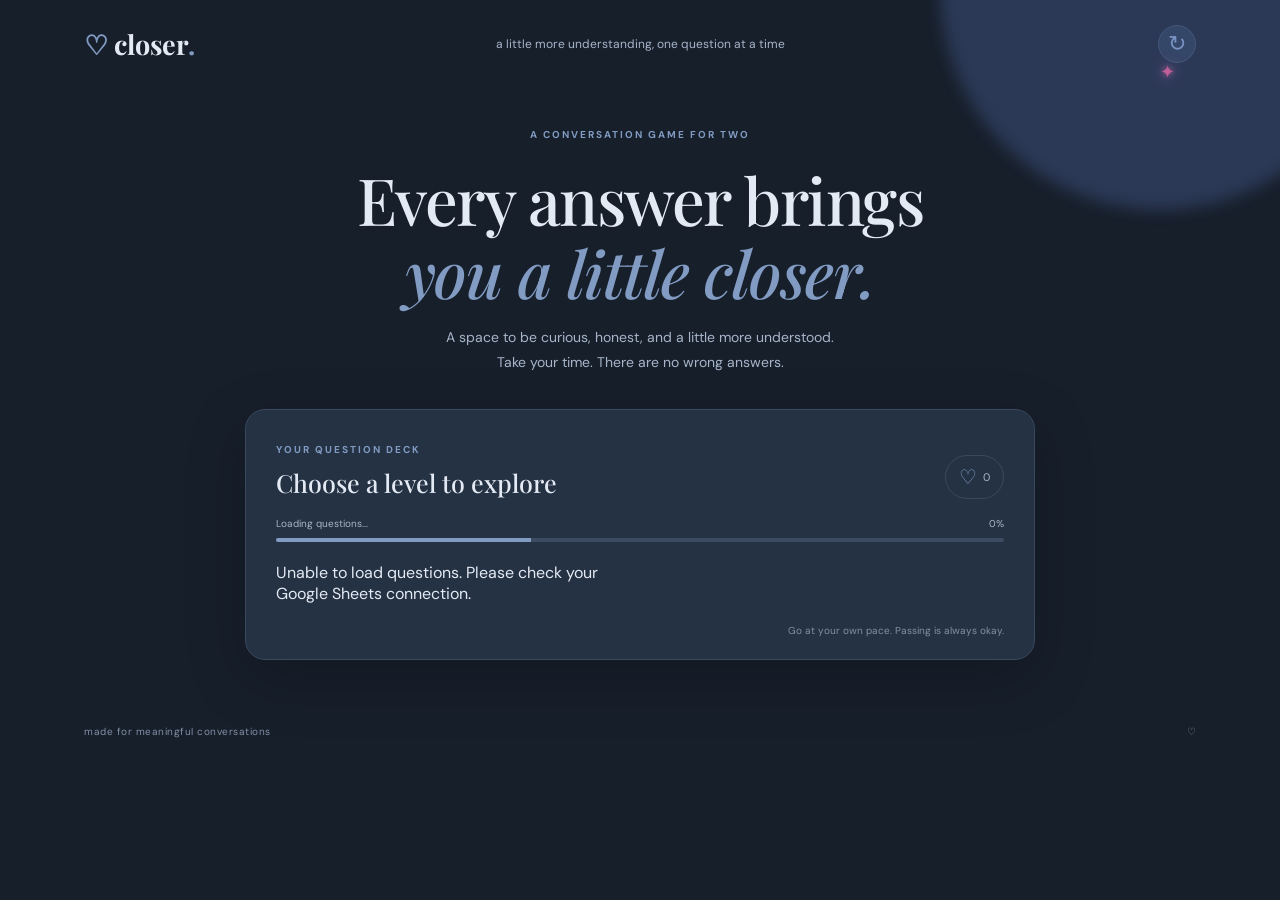
<file: index.html>
<!DOCTYPE html>
<html lang="en">

<head>
    <meta charset="UTF-8">
    <meta name="viewport" content="width=device-width,initial-scale=1">
    <title>Closer — Dating Questions</title>
    <link rel="preconnect" href="https://fonts.googleapis.com">
    <link
        href="https://fonts.googleapis.com/css2?family=DM+Sans:wght@400;500;600;700&family=Playfair+Display:wght@500;600;700&display=swap"
        rel="stylesheet">
    <link rel="stylesheet" href="style.css">
</head>

<body>
    <div class="ambient a">
        <a href="secret-party.html" class="hidden-party" aria-label="Discover Secret Party" title="A little surprise">
            ✦
        </a>
    </div>

    <header>
        <a class="brand" href="#" id="home">♡ closer<span>.</span></a>
        <span class="tagline">a little more understanding, one question at a time</span>
        <button id="reset" title="Reset progress">↻</button>
    </header>

    <main>
        <section id="intro">
            <p class="eyebrow">A CONVERSATION GAME FOR TWO</p>

            <h1>Every answer brings<br><em>you a little closer.</em></h1>

            <p class="sub">
                A space to be curious, honest, and a little more understood.<br>
                Take your time. There are no wrong answers.
            </p>

            <div class="panel">
                <div class="panelhead">
                    <div>
                        <small>YOUR QUESTION DECK</small>
                        <h2>Choose a level to explore</h2>
                    </div>
                    <button id="homeSavedToggle" class="home-save-btn" title="View saved questions">
                        ♡
                        <span id="homeSavedCount">0</span>
                    </button>
                </div>

                <div class="overall">
                    <span id="overallCount">Loading questions...</span>
                    <span id="percent">0%</span>
                </div>

                <div class="track">
                    <div id="overallFill" class="loading-bar"></div>
                </div>

                <div id="levels" class="levels"></div>


                <div class="footnote">
                    <span id="questionCount"></span>
                    <span>Go at your own pace. Passing is always okay.</span>
                </div>
            </div>
        </section>

        <section id="game" class="hidden">
            <div class="gamehead">
                <button id="back">← All levels</button>
                <span id="round"></span>
            </div>

            <div class="track">
                <div id="progress"></div>
            </div>

            <article class="card">
                <div class="cardtop">
                    <span id="pill"></span>
                    <button id="save" aria-label="Save question">♡</button>
                </div>

                <div class="qbody">
                    <span id="number"></span>
                    <h2 id="question"></h2>
                    <p id="hint"></p>
                    <div id="interpretation" class="interpret hidden"></div>
                </div>

                <div class="cardbottom">
                    MAKE SPACE FOR EACH OTHER <span>✧</span>
                </div>
            </article>

            <div class="actions">
                <button id="undo" disabled>Undo ↶</button>
                <button class="secondary" id="pass">Pass this question ↗</button>
                <button class="primary" id="next">Mark explored →</button>
            </div>

            <div class="session">
                <span id="levelProgress"></span>
                <button id="savedToggle">
                    ♡ Saved questions (<span id="savedCount">0</span>)
                </button>
            </div>

        </section>
        <!-- SAVED QUESTIONS MODAL -->
        <div id="savedModal" class="saved-modal hidden">

            <div class="saved-overlay"></div>

            <div class="saved-modal-content">

                <div class="savedpanel-head">
                    <div>
                        <h3>Your saved questions</h3>
                    </div>

                    <button id="closeSavedModal">✕</button>
                </div>

                <div id="savedList"></div>

            </div>
        </div>
    </main>
    <footer>made for meaningful conversations <span>♡</span></footer>
    <script src="script.js"></script>
</body>

</html>
</file>
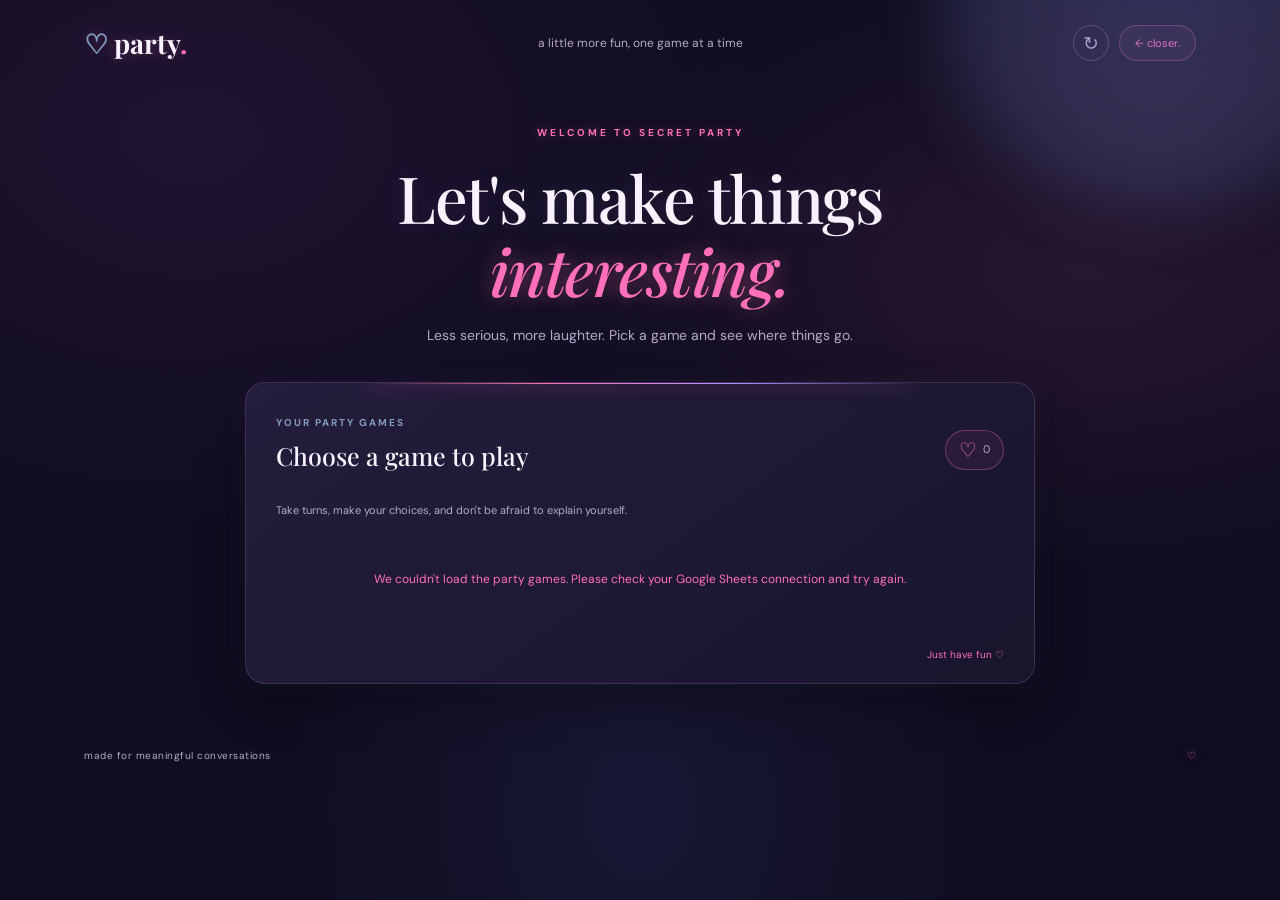
<file: secret-party.html>
<!DOCTYPE html>
<html lang="en">

<head>
    <meta charset="UTF-8">
    <meta name="viewport" content="width=device-width, initial-scale=1">

    <title>Closer — Secret Party</title>

    <link rel="preconnect" href="https://fonts.googleapis.com">

    <link
        href="https://fonts.googleapis.com/css2?family=DM+Sans:wght@400;500;600;700&family=Playfair+Display:wght@500;600;700&display=swap"
        rel="stylesheet">

    <link rel="stylesheet" href="style.css">
    <link rel="stylesheet" href="secret-party.css">
</head>

<body>

    <div class="ambient a"></div>

    <!-- HEADER -->
    <header>
        <a class="brand">♡ party<span>.</span></a>
        <span class="tagline">a little more fun, one game at a time</span>
        <div class="header-actions">
            <button id="partyReset" title="Reset party progress">↻</button>
            <a href="index.html" class="party-back">← closer.</a>
        </div>
    </header>

    <main>

        <!-- PARTY GAME SELECTION -->
        <section id="partyIntro">

            <p class="eyebrow">WELCOME TO SECRET PARTY</p>

            <h1>
                Let's make things<br>
                <em>interesting.</em>
            </h1>

            <p class="sub">
                Less serious, more laughter.
                Pick a game and see where things go.
            </p>

            <div class="panel party-panel">

                <div class="panelhead">

                    <div>
                        <small>YOUR PARTY GAMES</small>
                        <h2>Choose a game to play</h2>
                    </div>

                    <button id="partySavedToggle" class="party-home-save-btn" title="View saved questions">
                        ♡
                        <span id="partySavedCount">0</span>
                    </button>

                </div>

                <p class="party-description">
                    Take turns, make your choices, and don't be afraid
                    to explain yourself.
                </p>

                <div id="partyGames" class="party-games">
                    <p class="party-loading">Loading party games...</p>
                </div>

                <div class="party-footnote">
                    <span id="partyQuestionCount"></span>
                    <span>Just have fun ♡</span>
                </div>

            </div>

        </section>

        <!-- PARTY QUESTION SCREEN -->
        <section id="partyGame" class="hidden">

            <div class="gamehead">
                <button id="partyBack">← All games</button>
                <span id="partyRound"></span>
            </div>

            <div class="panel party-question-panel">

                <div class="party-question-header">

                    <small id="selectedGame"></small>

                    <div class="party-question-tools">

                        <span id="partyQuestionNumber"></span>

                        <button id="partySave" aria-label="Save question" title="Save question">
                            ♡
                        </button>

                    </div>

                </div>

                <h2 id="partyQuestionText"></h2>

                <div id="partyOptions" class="party-options"></div>

                <p id="partyFollowUp" class="party-followup hidden"></p>

                <div class="party-question-actions">
                    <button id="partyNext" class="party-next">
                        Next Question →
                    </button>
                </div>

            </div>

        </section>

        <!-- SAVED QUESTIONS MODAL -->
        <div id="partySavedModal" class="party-saved-modal hidden">

            <div class="party-saved-overlay"></div>

            <div class="party-saved-content">

                <div class="party-saved-header">

                    <div>
                        <h2>Saved Questions ♡</h2>
                        <p>Your favorite party questions.</p>
                    </div>

                    <button type="button" id="partySavedClose" aria-label="Close saved questions">
                        ×
                    </button>

                </div>

                <div id="partySavedList" class="party-saved-list"></div>

            </div>

        </div>

    </main>

    <footer>
        made for meaningful conversations <span>♡</span>
    </footer>

    <script src="secret-party.js"></script>

</body>

</html>
</file>
<file: style.css>
/* GLOBAL STYLES */

:root {
    --bg: #171F2B;
    --ink: #E4EAF3;
    --muted: #A7B5C9;
    --rose: #819BC2;
    --dark: #A8BDE0;
    --line: #39485C;

    --serif: 'Playfair Display', Georgia, serif;
    --sans: 'DM Sans', Arial, sans-serif;
}

* {
    box-sizing: border-box;
}

body {
    margin: 0;
    min-height: 100vh;
    background: var(--bg);
    color: var(--ink);
    font-family: var(--sans);
}

/* AMBIENT BACKGROUND GLOW */

.ambient {
    position: fixed;
    z-index: 10;

    width: 440px;
    height: 440px;

    top: -230px;
    right: -100px;

    border-radius: 50%;
    background: transparent;

    pointer-events: none;
}

.ambient::before {
    content: "";
    position: absolute;
    inset: 0;
    border-radius: 50%;
    background: #617DC6;
    filter: blur(8px);
    opacity: 0.28;
    pointer-events: none;
    animation: ambientGlow 5s ease-in-out infinite;
}

@keyframes ambientGlow {

    0%,
    100% {
        opacity: 0.22;
        transform: scale(1);
    }

    50% {
        opacity: 0.38;
        transform: scale(1.08);
    }
}

/* HEADER */

header {
    position: relative;

    max-width: 1180px;
    margin: auto;
    padding: 25px 34px;

    display: flex;
    align-items: center;
    justify-content: space-between;
    gap: 20px;
}

.brand {
    font: 700 27px var(--serif);
    color: var(--ink);
    text-decoration: none;
}

.brand:first-letter {
    color: var(--rose);
}

.brand span {
    color: var(--rose);
}

.tagline {
    position: absolute;
    left: 50%;
    transform: translateX(-50%);

    font-size: 12px;
    color: var(--muted);
    text-align: center;
    white-space: nowrap;
}

header button {
    width: 38px;
    height: 38px;

    border-radius: 50%;
    border: 1px solid var(--line);

    background: #253244;
    color: var(--rose);

    font-size: 22px;
    cursor: pointer;
}

/* MAIN CONTENT */

main {
    max-width: 920px;
    margin: auto;
    padding: 30px 24px 65px;

    text-align: center;
}

.eyebrow,
small {
    font-size: 10px;
    letter-spacing: 2px;
    font-weight: 700;
    color: var(--rose);
}

h1 {
    font: 500 clamp(42px, 6vw, 65px)/1.12 var(--serif);
    letter-spacing: -1.5px;
    margin: 22px 0 16px;
}

h1 em {
    color: var(--rose);
}

.sub {
    margin-bottom: 34px;

    font-size: 14px;
    line-height: 1.8;
    color: var(--muted);
}

/* HOMEPAGE SAVED QUESTIONS BUTTON */

.home-save-btn {
    display: flex;
    align-items: center;
    gap: 6px;

    padding: 9px 13px;

    background: transparent;
    border: 1px solid var(--line);
    border-radius: 30px;

    color: var(--rose);
    font-size: 20px;

    cursor: pointer;
    transition: 0.2s ease;
}

.home-save-btn:hover {
    background: var(--line);
}

#homeSavedCount {
    font-family: var(--sans);
    font-size: 11px;
    color: var(--muted);
}

/* SAVED QUESTIONS PANEL */

.savedpanel {
    margin-top: 18px;
    padding: 20px;

    border-radius: 12px;
    border: 1px solid var(--line);

    background: #253244;
}

.savedpanel h3 {
    margin: 0 0 12px;

    font: 500 20px var(--serif);
    color: var(--ink);
}

.savedpanel-head {
    display: flex;
    align-items: center;
    justify-content: space-between;

    margin-bottom: 20px;
}

.savedpanel-head small {
    color: var(--rose);
    font-size: 10px;
    letter-spacing: 1.5px;
}

.savedpanel-head h3 {
    margin: 5px 0 0;
    font-family: var(--serif);
    font-size: 23px;
}

#closeHomeSaved,
#closeSavedModal {
    background: transparent;
    border: none;

    color: var(--muted);
    cursor: pointer;
}

#closeHomeSaved {
    font-size: 18px;
}

#closeSavedModal {
    font-size: 20px;
}

#closeSavedModal:hover {
    color: var(--rose);
}

/* SAVED QUESTION ITEMS */

.saveditem {
    display: flex;
    align-items: center;
    justify-content: space-between;
    gap: 15px;

    padding: 15px 0;

    border-top: 1px solid var(--line);
    border-bottom: 1px solid var(--line);

    font-size: 12px;
    line-height: 1.5;
    color: var(--ink);
}

.saveditem:first-child {
    border-top: 1px solid var(--line);
}

.saveditem-info {
    flex: 1;
    min-width: 0;
}

.saveditem-info small {
    color: var(--rose);
    font-size: 9px;
    letter-spacing: 1px;
}

.saveditem-info p {
    margin: 7px 0 0;

    color: var(--ink);
    font-size: 14px;
    line-height: 1.6;
}

.remove-saved {
    flex-shrink: 0;

    background: transparent;
    border: none;

    color: var(--rose);
    font-size: 19px;

    cursor: pointer;
}

.remove-saved:hover {
    opacity: 0.6;
}

/* SAVED QUESTIONS MODAL */

.saved-modal {
    position: fixed;
    inset: 0;
    z-index: 1000;

    display: flex;
    align-items: center;
    justify-content: center;

    padding: 20px;
}

.saved-modal.hidden {
    display: none;
}

/* DARK BACKGROUND OVERLAY */

.saved-overlay {
    position: absolute;
    inset: 0;

    background: rgba(10, 15, 24, 0.72);
    backdrop-filter: blur(5px);
}

/* MODAL CONTENT */

.saved-modal-content {
    position: relative;
    z-index: 1;

    width: 100%;
    max-width: 540px;
    max-height: 75vh;

    overflow-y: auto;

    padding: 25px;

    background: var(--bg);
    border: 1px solid var(--line);
    border-radius: 18px;

    box-shadow: 0 20px 60px rgba(0, 0, 0, 0.3);

    animation: savedPopup 0.2s ease;
}

/* MODAL ANIMATION */

@keyframes savedPopup {
    from {
        opacity: 0;
        transform: translateY(10px) scale(0.97);
    }

    to {
        opacity: 1;
        transform: translateY(0) scale(1);
    }
}

/* UNDO BUTTON */

#undo {
    padding: 13px 19px;

    background: #253244;
    color: var(--muted);

    border: 1px solid var(--line);
    border-radius: 9px;

    font: 700 12px var(--sans);
    cursor: pointer;

    transition: 0.2s;
}

#undo:not(:disabled):hover {
    background: #35465D;
    color: var(--ink);
    border-color: var(--rose);
}

#undo:disabled {
    background: #202C3B;
    color: #65758C;

    border-color: #303D50;

    cursor: not-allowed;
    opacity: 0.7;
}

/* LEVEL SELECTION PANEL */

.panel {
    max-width: 790px;
    margin: auto;
    padding: 27px 30px 22px;

    background: #253244;
    border: 1px solid #39485C;
    border-radius: 20px;

    box-shadow: 0 18px 60px #00000035;

    text-align: left;
}

.panelhead {
    display: flex;
    justify-content: space-between;
    align-items: center;
}

.panelhead h2 {
    margin: 8px 0 18px;
    font: 500 25px var(--serif);
}

.panelhead>span {
    font-size: 26px;
    color: #8FA9D0;
}

/* OVERALL PROGRESS */

.overall {
    display: flex;
    justify-content: space-between;

    margin: 0 0 8px;

    font-size: 10px;
    color: var(--muted);
}

.track {
    height: 4px;
    margin-bottom: 20px;

    background: #3C4B61;
    border-radius: 5px;
    overflow: hidden;
}

.track>div {
    width: 0;
    height: 100%;

    background: var(--rose);
    transition: width 0.8s ease-in-out;
}

/* LOADING ANIMATION */

.loading-bar {
    width: 35% !important;
    animation: loading 1.5s ease-in-out infinite;
}

@keyframes loading {
    0% {
        transform: translateX(-120%);
    }

    100% {
        transform: translateX(300%);
    }
}

/* LEVEL BUTTONS */

.levels {
    display: grid;
    grid-template-columns: repeat(2, minmax(0, 1fr));
    gap: 12px;
}

.level {
    display: flex;
    gap: 13px;

    padding: 16px;

    border: 1px solid var(--line);
    border-radius: 13px;

    background: #2D3B50;
    color: var(--ink);

    text-align: left;
    cursor: pointer;

    transition: 0.2s;
}

/* SURPRISE ME - FULL WIDTH */

.level.randomizer {
    grid-column: 1 / -1;
    width: 100%;
}

.level:disabled {
    opacity: 0.5;
    cursor: not-allowed;
}

.level:disabled:hover {
    transform: none;
    border-color: var(--line);
    background: #2D3B50;
}

.level:hover {
    transform: translateY(-2px);
    border-color: #819BC2;
    background: #35465D;
}

/* LEVEL BADGE */

.badge {
    display: grid;
    place-items: center;

    flex: 0 0 36px;
    height: 36px;

    border-radius: 10px;

    background: #3A4C66;
    color: #B8CBE8;

    font: 600 17px var(--serif);
}

.levcontent {
    flex: 1;
    min-width: 0;
}

.levtitle {
    margin: 2px 0 6px;

    font-size: 12px;
    font-weight: 700;
}

.levdesc {
    min-height: 30px;

    font-size: 10px;
    line-height: 1.5;
    color: var(--muted);
}

.levmeta {
    display: flex;
    justify-content: space-between;

    margin-top: 9px;

    color: var(--dark);
    font-size: 9px;
}

/* MINI PROGRESS BAR */

.mini {
    height: 3px;
    margin-top: 7px;

    background: #3C4B61;
    border-radius: 5px;
    overflow: hidden;
}

.mini div {
    height: 100%;

    background: #819BC2;
    transition: width 0.8s ease-in-out;
}

/* PANEL FOOTNOTE */

.footnote {
    display: flex;
    justify-content: space-between;
    gap: 12px;

    margin-top: 20px;

    font-size: 10px;
    color: var(--muted);
}

.footnote span {
    color: #8190A5;
}

/* GAME DISPLAY */

.hidden {
    display: none !important;
}

#game {
    max-width: 690px;
    margin: auto;

    text-align: left;
}

.gamehead {
    display: flex;
    justify-content: space-between;
    align-items: center;

    margin: 8px 0 14px;
}

.gamehead button,
#savedToggle {
    border: 0;
    background: none;

    color: var(--muted);
    font: 11px var(--sans);

    cursor: pointer;
}

.gamehead span {
    font-size: 10px;
    letter-spacing: 1px;
    color: var(--rose);
    font-weight: 700;
}

/* QUESTION CARD */

.card {
    position: relative;

    min-height: 420px;
    padding: 25px 30px 22px;

    background: #253244;
    border: 1px solid #39485C;
    border-radius: 20px;

    box-shadow: 0 18px 60px #00000035;

    display: flex;
    flex-direction: column;
    justify-content: space-between;

    overflow: hidden;
}

.cardtop,
.cardbottom {
    position: relative;
    z-index: 1;

    display: flex;
    align-items: center;
    justify-content: space-between;
}

.cardtop>span {
    padding: 7px 10px;

    background: #3A4C66;
    color: #B8CBE8;

    border-radius: 20px;

    font-size: 9px;
    font-weight: 700;
    letter-spacing: 1px;
}

.cardtop button {
    border: 0;
    background: none;

    color: #9CB3D7;
    font-size: 25px;

    cursor: pointer;
}

/* QUESTION CONTENT */

.qbody {
    max-width: 540px;
    margin: 32px auto;

    text-align: center;
}

.qbody>span {
    font: 18px var(--serif);
    color: #9CB3D7;
}

.qbody h2 {
    margin: 18px 0;

    font: 500 clamp(27px, 4vw, 39px)/1.32 var(--serif);
    letter-spacing: -0.5px;
    color: var(--ink);
}

.qbody p {
    max-width: 430px;
    margin: auto;

    color: var(--muted);
    font-size: 12px;
    line-height: 1.7;
}

/* INTERPRETATION BOX */

.interpret {
    max-width: 450px;
    margin: 20px auto 0;
    padding: 13px 16px;

    border-radius: 10px;

    background: #34445B;
    color: #C2D0E5;

    font-size: 11px;
    line-height: 1.6;
}

.interpret:before {
    content: 'EXPLORE IN THEIR ANSWER';
    display: block;

    margin-bottom: 5px;

    color: #A8BDE0;
    font-size: 8px;
    font-weight: 700;
    letter-spacing: 1.4px;
}

/* CARD FOOTER */

.cardbottom {
    font-size: 9px;
    letter-spacing: 1.6px;
    color: #9AAAC0;
    font-weight: 700;
}

.cardbottom span {
    font-size: 20px;
    color: #A8BDE0;
}

/* GAME ACTION BUTTONS */

.actions {
    display: flex;
    gap: 12px;

    margin-top: 18px;
}

.actions button {
    flex: 1;

    padding: 13px 19px;

    border-radius: 9px;

    font: 700 12px var(--sans);
    cursor: pointer;
}

.primary {
    border: 1px solid var(--rose);
    background: var(--rose);
    color: #172234;
}

.primary:hover {
    background: #9CB3D7;
}

.secondary {
    background: #253244;
    color: var(--muted);
    border: 1px solid var(--line);
}

.secondary:hover {
    background: #35465D;
    color: var(--ink);
}

/* SESSION INFORMATION */

.session {
    display: flex;
    justify-content: space-between;
    align-items: center;

    margin-top: 19px;

    color: var(--muted);
    font-size: 10px;
}

/* FOOTER */

footer {
    display: flex;
    justify-content: space-between;

    max-width: 1180px;
    margin: auto;
    padding: 0 34px 24px;

    color: #8190A5;
    font-size: 10px;
    letter-spacing: 0.5px;
}

/* SECRET PARTY EASTER EGG */

/* HIDDEN PARTY STAR */

.hidden-party {
    position: absolute;
    z-index: 1;

    left: 48%;
    top: 65%;

    display: grid;
    place-items: center;

    width: 32px;
    height: 32px;

    color: #FF70B8;
    font-size: 18px;
    text-decoration: none;

    opacity: 0.7;
    border-radius: 50%;

    pointer-events: auto;

    text-shadow:
        0 0 6px rgba(255, 112, 184, 0.9),
        0 0 14px rgba(179, 148, 255, 0.8),
        0 0 25px rgba(255, 112, 184, 0.5),
        0 0 40px rgba(117, 207, 255, 0.3);

    transition:
        opacity 0.35s ease,
        transform 0.35s ease,
        text-shadow 0.35s ease,
        background 0.35s ease;

    animation: secretPulse 3s ease-in-out infinite;
}

/* MAGICAL SPARKLE PARTICLES */

.hidden-party::before,
.hidden-party::after {
    content: "";
    position: absolute;
    width: 4px;
    height: 4px;
    border-radius: 50%;
    background: #D2DDF0;
    box-shadow:
        0 0 6px #A8BDE0,
        0 0 12px #819BC2;
    opacity: 0;
    pointer-events: none;
}

.hidden-party::before {
    animation: particleOne 4s ease-in-out infinite;
}

.hidden-party::after {
    width: 3px;
    height: 3px;
    animation: particleTwo 4s ease-in-out infinite 1.5s;
}

@keyframes particleOne {

    0%,
    100% {
        opacity: 0;
        transform: translate(0, 0) scale(0.5);
    }

    25% {
        opacity: 0.8;
    }

    75% {
        opacity: 0.5;
        transform: translate(15px, -18px) scale(1);
    }
}

@keyframes particleTwo {

    0%,
    100% {
        opacity: 0;
        transform: translate(0, 0) scale(0.5);
    }

    30% {
        opacity: 0.8;
    }

    75% {
        opacity: 0.6;
        transform: translate(-18px, -12px) scale(1);
    }
}

/* SUBTLE IDLE GLOW */

@keyframes secretPulse {

    0%,
    100% {
        opacity: 0.5;
        text-shadow:
            0 0 5px rgba(255, 112, 184, 0.5),
            0 0 12px rgba(179, 148, 255, 0.4);
    }

    50% {
        opacity: 1;
        text-shadow:
            0 0 8px #FF70B8,
            0 0 18px #B394FF,
            0 0 30px #FF70B8,
            0 0 45px rgba(117, 207, 255, 0.6);
    }
}

/* HOVER GLOW */

.hidden-party:hover {
    opacity: 1;
    transform: scale(1.4) rotate(15deg);

    background: rgba(255, 112, 184, 0.15);

    text-shadow:
        0 0 8px #FFE1F1,
        0 0 16px #FF70B8,
        0 0 28px #B394FF,
        0 0 45px #75CFFF;

    box-shadow:
        0 0 15px rgba(255, 112, 184, 0.4),
        0 0 30px rgba(179, 148, 255, 0.3);
}

/* KEYBOARD ACCESSIBILITY */

.hidden-party:focus-visible {
    opacity: 1;
    outline: 2px solid var(--rose);
    outline-offset: 5px;
}

/* MOBILE RESPONSIVENESS */

@media (max-width: 650px) {

    /* HEADER */

    header {
        padding: 18px 20px;
    }

    .tagline {
        display: none;
    }

    /* MAIN CONTENT */

    main {
        padding: 22px 15px 50px;
    }

    h1 {
        font-size: 43px;
    }

    /* PANELS */

    .panel {
        padding: 22px 16px;
    }

    .levdesc {
        min-height: 0;
    }

    .footnote {
        flex-direction: column;
    }

    /* GAME CARD */

    .card {
        min-height: 390px;
        padding: 20px 18px;
    }

    .qbody h2 {
        font-size: 29px;
    }

    .actions {
        flex-direction: column-reverse;
    }

    /* FOOTER */

    footer {
        padding: 0 20px 20px;
    }

    /* SECRET PARTY */

    .hidden-party {
        opacity: 0.4;
        font-size: 21px;
        width: 38px;
        height: 38px;
    }
}

/* SMALLER MODAL ON PHONES */

@media (max-width: 500px) {

    .saved-modal {
        padding: 15px;
    }

    .saved-modal-content {
        padding: 20px;
        max-height: 80vh;
    }
}

/* ACCESSIBILITY */

@media (prefers-reduced-motion: reduce) {

    .hidden-party {
        animation: none;
    }
}
</file>
<file: secret-party.css>
/* PARTY COLOR VARIABLES */
:root {
    --party-bg: #100D20;
    --party-panel: #1D1933;
    --party-card: #282141;
    --party-card-hover: #35294F;

    --party-pink: #FF70B8;
    --party-purple: #B394FF;
    --party-blue: #75CFFF;
    --party-yellow: #FFE18A;

    --party-text: #F8F2FF;
    --party-muted: #B4A9CA;

    --party-glow-pink:
        0 0 12px #FF70B855,
        0 0 28px #FF70B822;

    --party-glow-purple:
        0 0 12px #B394FF55,
        0 0 28px #B394FF22;

    --party-border: #51436C;
}

/* PAGE BACKGROUND */
body {
    background:
        radial-gradient(ellipse at 15% 15%, #7D3C9B22, transparent 38%),
        radial-gradient(ellipse at 85% 30%, #FF70B818, transparent 35%),
        radial-gradient(ellipse at 50% 90%, #5369D51C, transparent 40%),
        var(--party-bg);

    color: var(--party-text);
}

.ambient {
    background: radial-gradient(circle,
            #B394FF25 0%,
            #FF70B815 40%,
            transparent 70%);

    filter: blur(35px);
    opacity: .8;
}

/* HEADER */
header .brand {
    color: var(--party-text);
    text-shadow: 0 0 15px #FF70B855;
}

header .brand span {
    color: var(--party-pink);
}

header .tagline {
    color: var(--party-muted);
}

.header-actions {
    display: flex;
    align-items: center;
    gap: 10px;
}

/* HEADER ACTION BUTTONS */
#partyReset {
    width: 36px;
    height: 36px;
    display: grid;
    place-items: center;
    border: 1px solid var(--party-border);
    border-radius: 50%;
    background: transparent;
    color: var(--party-muted);
    font-size: 19px;
    transition: all .25s ease;
}

#partyReset:hover {
    color: var(--party-pink);
    border-color: var(--party-pink);
    transform: rotate(-45deg);
    box-shadow: var(--party-glow-pink);
}

.party-back {
    padding: 10px 15px;

    border: 1px solid #FF70B855;
    border-radius: 20px;

    background: #FF70B810;

    color: var(--party-pink);
    font-size: 11px;
    text-decoration: none;

    transition: .25s;
}

.party-back:hover {
    color: white;
    border-color: var(--party-pink);
    background: #FF70B825;

    box-shadow: var(--party-glow-pink);
    transform: translateY(-2px);
}

/* INTRO SECTION */
#partyIntro .eyebrow {
    color: var(--party-pink);
    letter-spacing: 3px;
    text-shadow: 0 0 12px #FF70B866;
}

#partyIntro h1 {
    color: var(--party-text);
    text-shadow: 0 0 25px #B394FF22;
}

#partyIntro h1 em {
    color: var(--party-pink);
    text-shadow: 0 0 20px #FF70B866;
}

#partyIntro .sub {
    color: var(--party-muted);
}

/* MAIN GAME PANEL */
.party-panel {
    position: relative;
    overflow: hidden;

    margin-top: 15px;

    border: 1px solid #70518D66;
    border-radius: 20px;

    background: linear-gradient(145deg, #241D3B, #19152D);

    box-shadow:
        0 15px 50px #00000055,
        0 0 25px #A78BFA12;
}

.party-panel::before {
    content: "";
    position: absolute;

    top: 0;
    left: 15%;

    width: 70%;
    height: 1px;

    background: linear-gradient(90deg,
            transparent,
            var(--party-pink),
            var(--party-purple),
            transparent);

    box-shadow: 0 0 15px var(--party-pink);
}

.party-panel .panelhead h2 {
    color: var(--party-text);
}

.party-panel .panelhead>span {
    color: var(--party-pink);
    font-size: 30px;

    text-shadow: 0 0 15px #FF70B899;

    animation: partySparkle 3s ease-in-out infinite;
}

.party-description {
    color: var(--party-muted);
    font-size: 11px;
    line-height: 1.8;
}

/* GAME GRID */
.party-games {
    display: grid;
    grid-template-columns: repeat(2, minmax(0, 1fr));
    gap: 14px;
}

/* GAME CARDS */
.party-card {
    position: relative;
    overflow: hidden;

    display: flex;
    align-items: flex-start;
    gap: 13px;

    width: 100%;
    min-width: 0;
    padding: 17px;

    appearance: none;
    -webkit-appearance: none;

    border: 1px solid #594A78;
    border-radius: 14px;

    background: linear-gradient(145deg, #302647, #241D39);

    color: var(--party-text);
    font-family: var(--sans);
    font-size: 12px;
    text-align: left;

    cursor: pointer;

    transition:
        transform .25s ease,
        border-color .25s ease,
        background .25s ease,
        box-shadow .25s ease;
}

.party-card::before {
    content: "";
    position: absolute;
    inset: 0;

    background: linear-gradient(120deg,
            transparent 20%,
            #FFFFFF0C 50%,
            transparent 80%);

    transform: translateX(-100%);
    transition: transform .6s ease;
}

.party-card:hover::before {
    transform: translateX(100%);
}

.party-card:hover {
    transform: translateY(-4px);

    border-color: var(--party-pink);

    background: linear-gradient(145deg, #413052, #302442);

    box-shadow:
        0 0 10px #FF70B844,
        0 0 25px #FF70B822,
        0 10px 25px #00000055;
}

.party-card:focus-visible {
    outline: 2px solid var(--party-pink);
    outline-offset: 4px;

    box-shadow: var(--party-glow-pink);
}

/* GAME CARD ICONS */
.party-card-icon {
    display: grid;
    place-items: center;

    flex: 0 0 40px;
    height: 40px;

    border: 1px solid #FF70B844;
    border-radius: 12px;

    background: #FF70B819;

    color: var(--party-pink);
    font-size: 20px;

    box-shadow: 0 0 15px #FF70B822;

    transition: .25s;
}

.party-card:hover .party-card-icon {
    transform: rotate(-8deg) scale(1.1);
    box-shadow: var(--party-glow-pink);
}

/* GAME CARD TEXT */
.party-card-content {
    position: relative;
    z-index: 1;

    flex: 1;
    min-width: 0;
}

.party-card-title {
    color: var(--party-text);

    font-size: 12px;
    font-weight: 700;
    line-height: 1.5;
}

.party-card-count {
    margin-top: 7px;

    color: var(--party-muted);
    font-size: 10px;
}

.party-card-action {
    margin-top: 10px;

    color: var(--party-pink);

    font-size: 9px;
    font-weight: 700;
    letter-spacing: .7px;

    transition: .2s;
}

.party-card:hover .party-card-action {
    color: white;
    text-shadow: 0 0 10px var(--party-pink);
}

/* LOADING, ERROR AND EMPTY STATES */
.party-loading,
.party-error,
.party-empty {
    grid-column: 1 / -1;

    padding: 25px 10px;

    color: var(--party-muted);
    font-size: 12px;
    line-height: 1.7;
    text-align: center;
}

.party-error {
    color: var(--party-pink);
}

/* PARTY FOOTNOTE */
.party-footnote {
    display: flex;
    justify-content: space-between;
    gap: 12px;

    margin-top: 22px;

    color: var(--party-muted);
    font-size: 10px;
}

.party-footnote span:last-child {
    color: var(--party-pink);
}

/* GAME SCREEN */
.hidden {
    display: none !important;
}

#partyGame {
    max-width: 690px;
    margin: auto;

    text-align: left;

    animation: partyFadeIn .4s ease;
}

/* GAME HEADER */
.gamehead {
    display: flex;
    justify-content: space-between;
    align-items: center;

    margin: 8px 0 16px;
}

#partyBack {
    border: 0;
    background: transparent;

    color: var(--party-muted);
    font: 11px var(--sans);

    cursor: pointer;
    transition: .2s;
}

#partyBack:hover {
    color: var(--party-pink);
    text-shadow: 0 0 10px #FF70B866;
}

#partyRound {
    color: var(--party-purple);

    font-size: 10px;
    font-weight: 700;
    letter-spacing: 1px;

    text-shadow: 0 0 10px #B394FF66;
}

/* QUESTION PANEL */
.party-question-panel {
    position: relative;
    overflow: hidden;

    display: flex;
    flex-direction: column;
    justify-content: space-between;

    min-height: 420px;
    padding: 28px 30px 24px;

    border: 1px solid #72558E;
    border-radius: 20px;

    background: linear-gradient(145deg, #29213F, #19152D);

    box-shadow:
        0 18px 60px #00000055,
        0 0 25px #B394FF18;

    color: var(--party-text);
    text-align: center;
}

.party-question-panel::before {
    content: "";
    position: absolute;

    top: 0;
    left: 10%;

    width: 80%;
    height: 2px;

    background: linear-gradient(90deg,
            transparent,
            var(--party-pink),
            var(--party-purple),
            var(--party-blue),
            transparent);

    box-shadow: 0 0 15px #FF70B888;
}

/* QUESTION HEADER */
.party-question-header {
    display: flex;
    justify-content: space-between;
    align-items: center;

    color: var(--party-muted);

    font-size: 10px;
    letter-spacing: 1px;
}

.party-question-header small {
    color: var(--party-pink);

    font-weight: 700;
    text-shadow: 0 0 10px #FF70B866;
}

#partyQuestionNumber {
    color: var(--party-muted);
}

/* QUESTION TEXT */
.party-question-panel h2 {
    max-width: 540px;
    margin: 35px auto;

    color: var(--party-text);

    font: 500 clamp(27px, 4vw, 39px)/1.32 var(--serif);

    text-shadow: 0 0 25px #B394FF22;
}

/* ANSWER OPTIONS */
.party-options {
    display: grid;
    grid-template-columns: repeat(2, minmax(0, 1fr));
    gap: 12px;
}

.party-option {
    padding: 17px;

    appearance: none;
    -webkit-appearance: none;

    border: 1px solid #594A78;
    border-radius: 12px;

    background: #302744;

    color: var(--party-text);
    font: 12px var(--sans);

    cursor: pointer;

    transition: .25s ease;
}

.party-option:hover {
    transform: translateY(-2px);

    border-color: var(--party-purple);
    background: #3B3053;

    box-shadow: var(--party-glow-purple);
}

.party-option.selected {
    transform: scale(1.02);

    border-color: var(--party-pink);

    background: linear-gradient(135deg, #603A67, #423052);

    color: white;

    box-shadow:
        0 0 10px #FF70B855,
        0 0 25px #FF70B822;
}

.party-option:focus-visible {
    outline: 2px solid var(--party-pink);
    outline-offset: 3px;
}

/* FOLLOW-UP */
.party-followup {
    max-width: 450px;
    margin: 20px auto 0;
    padding: 14px 17px;

    border: 1px solid #B394FF55;
    border-radius: 12px;

    background: #B394FF15;

    color: #E3D6FF;

    font-size: 11px;
    line-height: 1.7;

    box-shadow: 0 0 15px #B394FF15;

    animation: partyFadeIn .3s ease;
}

/* NEXT QUESTION BUTTON */
.party-question-actions {
    margin-top: 30px;
}

.party-next {
    width: 100%;
    padding: 14px 19px;

    appearance: none;
    -webkit-appearance: none;

    border: 1px solid var(--party-pink);
    border-radius: 10px;

    background: linear-gradient(100deg, #FF70B8, #B394FF);

    color: #21142D;
    font: 700 12px var(--sans);

    cursor: pointer;

    box-shadow:
        0 0 12px #FF70B844,
        0 0 25px #B394FF22;

    transition: .25s ease;
}

.party-next:hover {
    transform: translateY(-3px);

    background: linear-gradient(100deg, #FF91C8, #C2ACFF);

    box-shadow:
        0 0 15px #FF70B888,
        0 0 35px #B394FF55;
}

.party-next:active {
    transform: scale(.98);
}

/* PARTY QUESTION CONTROLS */
.party-save,
.party-pass,
.party-undo {
    font-family: inherit;
    cursor: pointer;
    transition: all .25s ease;
}

.party-save:hover {
    transform: scale(1.2);

    color: #ff79bd;
    text-shadow: 0 0 15px rgba(255, 121, 189, .7);
}

.party-pass,
.party-undo {
    margin: 5px;
    padding: 10px 18px;

    border: 1px solid rgba(224, 166, 220, .3);
    border-radius: 12px;

    background: rgba(160, 100, 170, .1);

    color: inherit;
}

.party-pass:hover,
.party-undo:hover {
    background: rgba(190, 120, 200, .2);
}

.party-undo:disabled {
    opacity: .35;
    cursor: not-allowed;
}

/* PARTY CARD PROGRESS */
.party-card-progress {
    width: 100%;
    height: 4px;

    margin: 10px 0;
    overflow: hidden;

    border-radius: 10px;
    background: rgba(255, 255, 255, .1);
}

.party-card-progress>div {
    height: 100%;

    border-radius: inherit;

    background: linear-gradient(90deg, #bd83d9, #ed9bc9);

    transition: width .3s ease;
}

/* PARTY HOME SAVED QUESTIONS BUTTON */

.party-home-save-btn {
    display: flex;
    align-items: center;
    gap: 6px;

    padding: 9px 13px;

    background: #FF70B810;
    border: 1px solid #FF70B855;
    border-radius: 30px;

    color: var(--party-pink);
    font-size: 20px;
    line-height: 1;

    cursor: pointer;
    transition: .25s ease;
}

.party-home-save-btn span {
    font-family: var(--sans);
    font-size: 11px;
    font-weight: 400;
    line-height: 1;
    color: var(--party-muted);
}

.party-home-save-btn:hover {
    border-color: var(--party-pink);
    background: #FF70B825;
    box-shadow: var(--party-glow-pink);
    transform: translateY(-2px);
}


/* QUESTION HEADER SAVE BUTTON */
.party-question-tools {
    display: flex;
    align-items: center;
    gap: 12px;
}

#partySave {
    display: grid;
    place-items: center;

    flex: 0 0 36px;
    width: 36px;
    height: 36px;

    padding: 0;

    appearance: none;
    -webkit-appearance: none;

    border: 1px solid #FF70B855;
    border-radius: 50%;

    background: #FF70B810;

    color: var(--party-pink);
    font-family: var(--sans);
    font-size: 22px;
    line-height: 1;

    cursor: pointer;

    transition: all .25s ease;
}

#partySave:hover {
    transform: scale(1.12);

    border-color: var(--party-pink);
    background: #FF70B825;

    box-shadow: var(--party-glow-pink);
}

#partySave:focus-visible {
    outline: 2px solid var(--party-pink);
    outline-offset: 4px;
}

#partySave:active {
    transform: scale(.95);
}

/* SAVED QUESTIONS MODAL */
.party-saved-modal {
    position: fixed;
    inset: 0;
    z-index: 9999;

    display: grid;
    place-items: center;

    padding: 20px;
}

.party-saved-modal.hidden {
    display: none;
}

.party-saved-overlay {
    position: absolute;
    inset: 0;

    background: rgba(10, 5, 20, .78);
    backdrop-filter: blur(8px);
}

.party-saved-content {
    position: relative;
    z-index: 1;

    width: min(550px, 100%);
    max-height: 80vh;
    overflow-y: auto;

    padding: 25px;

    border: 1px solid rgba(220, 160, 230, .25);
    border-radius: 22px;

    background: #21182b;
    color: #fff;

    box-shadow: 0 15px 60px rgba(0, 0, 0, .4);
}

.party-saved-header {
    display: flex;
    justify-content: space-between;
    align-items: flex-start;

    margin-bottom: 20px;
}

.party-saved-header h2 {
    margin: 0;
}

.party-saved-header p {
    opacity: .65;
}

#partySavedClose {
    border: none;
    background: transparent;

    color: inherit;
    font-size: 28px;

    cursor: pointer;
}

.party-saved-item {
    display: flex;
    justify-content: space-between;
    align-items: center;
    gap: 15px;

    padding: 15px 0;

    border-bottom: 1px solid rgba(255, 255, 255, .1);
}

.party-saved-info {
    flex: 1;
}

.party-saved-info small {
    color: #d6a2e9;

    font-size: 10px;
    text-transform: uppercase;
    letter-spacing: 1px;
}

.party-saved-info p {
    margin: 6px 0 0;
    line-height: 1.5;
}

.party-remove-saved {
    border: none;
    background: transparent;

    color: #ed91c5;
    font-size: 22px;

    cursor: pointer;
}

.party-remove-saved:hover {
    transform: scale(1.15);
}

.party-saved-footer {
    margin-top: 25px;
    text-align: center;
}

/* FOOTER */
footer {
    color: var(--party-muted);
}

footer span {
    color: var(--party-pink);
    text-shadow: 0 0 12px #FF70B888;
}

/* ANIMATIONS */
@keyframes partyFadeIn {
    from {
        opacity: 0;
        transform: translateY(10px);
    }

    to {
        opacity: 1;
        transform: translateY(0);
    }
}

@keyframes partySparkle {

    0%,
    100% {
        opacity: .7;
        transform: scale(1);
    }

    50% {
        opacity: 1;
        transform: scale(1.15);
        text-shadow: 0 0 20px #FF70B8;
    }
}

/* ACCESSIBILITY */
@media (prefers-reduced-motion: reduce) {

    *,
    *::before,
    *::after {
        animation-duration: .01ms !important;
        animation-iteration-count: 1 !important;
        scroll-behavior: auto !important;
        transition-duration: .01ms !important;
    }
}

/* MOBILE RESPONSIVENESS */
@media (max-width: 650px) {
    .party-games {
        grid-template-columns: 1fr;
    }

    .party-panel {
        padding: 22px 16px;
    }

    .party-footnote {
        flex-direction: column;
    }

    .party-question-panel {
        min-height: 390px;
        padding: 22px 18px;
    }

    .party-question-panel h2 {
        font-size: 29px;
    }

    .party-options {
        grid-template-columns: 1fr;
    }
}

@media (max-width: 500px) {
    .party-saved-content {
        padding: 18px;
    }

    .party-saved-item {
        gap: 8px;
    }
}

@media (max-width: 380px) {
    .party-card {
        padding: 13px;
        gap: 10px;
    }

    .party-card-icon {
        flex-basis: 34px;
        height: 34px;
        font-size: 17px;
    }

    .party-question-panel h2 {
        font-size: 25px;
    }
}
</file>
